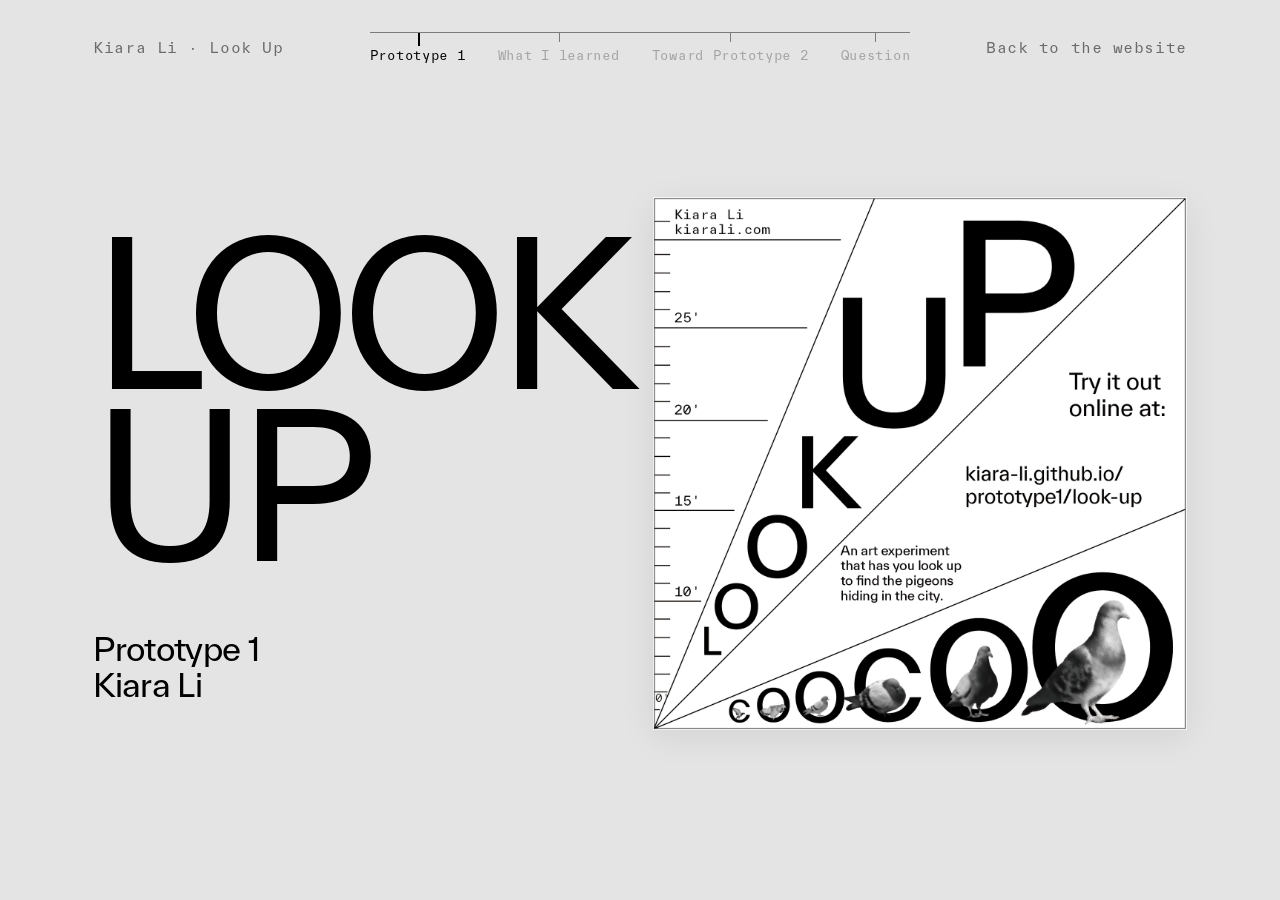
<file: look-up/about/index.html>
<!doctype html>
<html lang="en">
<head>
<meta charset="utf-8">
<meta name="viewport" content="width=device-width, initial-scale=1, viewport-fit=cover">
<title>Look Up · About</title>
<link rel="stylesheet" href="about.css">
</head>
<body>
<!-- Look Up · About this project = Prototype 1 presentation (Kiara 的演讲顺序).
     ← → / 空格 翻页；上面的刻度可以点；#learned 直接跳到 What I learned。
     文字都是 Kiara 自己说的话（中文口述，翻成平实的英文）。 -->

<header class="band top">
  <a class="who" href="../">Kiara Li · Look Up</a>
  <nav class="parts"></nav>
  <a class="who" href="../">Back to the website</a>
</header>

<main id="deck">

  <!-- ================================================ 01 Prototype 1 -->
  <section class="step cover" data-part="0" id="start">
    <div class="cover-l">
      <h1 class="huge">LOOK<br>UP</h1>
      <p class="t2 sub">Prototype 1</p>
      <p class="t2">Kiara Li</p>
    </div>
    <figure class="cover-card"><img src="../assets/dash/card_front.png" alt="The Look Up card"></figure>
  </section>

  <section class="step thesis" data-part="0" id="thesis">
    <div class="col-text">
      <h2 class="t1">Looking at the city from two perspectives: humans’ and animals’.</h2>
    </div>
    <div class="pair">
      <figure class="ph"><img src="img/pigeon-ledge.jpg" alt="A pigeon on a ledge below anti-pigeon spikes"></figure>
      <figure class="ph"><img src="img/pigeons-ground.jpg" alt="Pigeons on the sidewalk"></figure>
    </div>
  </section>

  <section class="step project" data-part="0" id="project">
    <h2 class="t1">Look for the pigeons hiding up high in the city.</h2>
    <div class="three sub3">
      <p class="body">You actively search for them, above your eyes.</p>
      <p class="body">Looking for them brings back your own memories of the city.</p>
      <p class="body">For a short moment you’re pulled out of reality, like spacing out.</p>
    </div>
    <a class="btn" href="../">Back to the website</a>
  </section>

  <!-- ================================================ 02 What you learned + 03 Process images -->
  <section class="step book" data-part="1" id="learned">
    <div class="col-text">
      <h2 class="t1">It started from my pigeon book.</h2>
      <p class="body">Installation Heights of Street Furniture and Observed Pigeon Use, New York City</p>
      <p class="body">From the book, I wanted two perspectives on the city: the animals’ and the humans’. So I started on the human side.</p>
    </div>
    <figure class="win">
      <div class="win-bar"><a class="win-url" href="https://kiara-li.github.io/thesis-living-archive/works/256/" target="_blank" rel="noopener">kiara-li.github.io/thesis-living-archive/works/256</a><a class="win-open" href="https://kiara-li.github.io/thesis-living-archive/works/256/" target="_blank" rel="noopener">Open ↗</a></div>
      <div class="win-body fade" data-auto="3200">
        <img src="img/book-open.jpg" alt="">
        <img src="img/book-s1.jpg" alt="">
        <img src="img/book-s2.jpg" alt="">
        <img src="img/book-s3.jpg" alt="">
        <img src="img/book-s4.jpg" alt="">
        <img src="img/book-s5.jpg" alt="">
        <img src="img/book-s6.jpg" alt="">
      </div>
    </figure>
  </section>

  <section class="step trace" data-part="1" id="trace">
    <div class="col-text">
      <h2 class="t1">I asked people to draw their memory of a city as one line.</h2>
      <p class="body">Then: which animals and plants do you remember there?</p>
    </div>
    <figure class="win">
      <div class="win-bar"><a class="win-url" href="https://kiara-li.github.io/thesis-living-archive/trace/" target="_blank" rel="noopener">kiara-li.github.io/thesis-living-archive/trace</a><a class="win-open" href="https://kiara-li.github.io/thesis-living-archive/trace/" target="_blank" rel="noopener">Open ↗</a></div>
      <div class="win-body tr" id="tr">
        <div class="tr-panel"></div>
        <div class="tr-info">
          <p class="tr-city"></p>
          <p class="tr-row"><span class="k">What the line shows</span><span class="tr-note"></span></p>
          <p class="tr-row"><span class="k">Animals and plants remembered</span><span class="tr-sp"></span></p>
        </div>
        <div class="tr-nav"><button class="tr-prev" aria-label="Previous">‹</button><span class="tr-count"></span><button class="tr-next" aria-label="Next">›</button></div>
      </div>
    </figure>
  </section>

  <section class="step happier" data-part="1" id="happier">
    <h2 class="t1">Someone told me: the happier they were, the more city animals they noticed.</h2>
    <p class="body">So could the animals we already know bring back our memories of the city? Even the details we never look at, like a streetlight, or anything up high, out of our sight.</p>
    <div class="lines" aria-hidden="true"></div>
  </section>

  <section class="step surprised" data-part="1" id="surprised">
    <h2 class="t1">Making a work that starts from people’s emotions and memories.</h2>
    <p class="body">My work usually starts from research and facts.</p>
    <p class="body">This time, my approach is everyday life.</p>
  </section>

  <section class="step media" data-part="1" id="media">
    <div class="tiles">
      <figure class="tile"><div class="t-img hands"><img class="h-bl" src="../assets/dash/hand_bl.png" alt=""><img class="h-tr" src="../assets/dash/hand_tr.png" alt=""></div><figcaption>Framing with your hands, like taking a photo</figcaption></figure>
      <figure class="tile"><div class="t-img"><img src="img/feather-real.jpg" alt=""></div><figcaption>Something you could pick up off the ground</figcaption></figure>
      <figure class="tile"><div class="t-img sound"><button class="play" aria-label="Play">Play</button><span class="wave"></span><audio src="../sound/union_square.m4a" preload="none"></audio></div><figcaption>Recorded in Union Square Park</figcaption></figure>
      <figure class="tile"><div class="t-img"><video src="../assets/video/sky_birds.mp4" muted loop playsinline preload="none"></video></div><figcaption>Pigeons flying overhead</figcaption></figure>
      <figure class="tile"><div class="t-img q"><p>I waited for a friend under the awning of <span class="blank"></span>.</p></div><figcaption>Asking for your own memory</figcaption></figure>
      <figure class="tile"><div class="t-img q"><p>I waited for a friend under the <img class="inl" src="img/pigeon-ledge.jpg" alt="pigeon"> of the bakery on my block.</p></div><figcaption>You pick one pigeon for your poem</figcaption></figure>
    </div>
    <div class="media-say">
      <h2 class="t2">As many ways as I could to leave a memory, or help one come back.</h2>
      <p class="body">That was the happy part: I got to try different ways in. A physical piece couldn’t hold all of them at once.</p>
      <p class="body gap">I also wanted people to leave traces on the website. What they record there is another way to create memory.</p>
    </div>
  </section>

  <section class="step feather" data-part="1" id="feather">
    <h2 class="t1">How do I bring people to the website?</h2>
    <p class="body">Looking for a way in from the real world.</p>
    <div class="strip sub3">
      <figure><img src="img/kit.jpg" alt=""></figure>
      <figure><img src="img/poster.jpg" alt=""></figure>
      <figure><img src="img/feather-real.jpg" alt=""></figure>
      <figure><img src="img/feather-paper.jpg" alt=""></figure>
      <figure><img src="img/print-sheets.jpg" alt=""></figure>
      <figure><img src="img/feather-open.jpg" alt=""></figure>
    </div>
  </section>

  <section class="step unresolved" data-part="1" id="unresolved">
    <h2 class="t1">Why does looking for pigeons matter to the audience?</h2>
    <p class="body">My answer for now: looking for pigeons helps you build a deeper memory with the city.</p>
    <p class="body">But I’m missing the theory behind it.</p>
  </section>

  <!-- ================================================ 04 Toward Prototype 2 -->
  <section class="step next" data-part="2" id="next">
    <div class="cols sub3">
      <div><h3 class="t2">Back to research.</h3><p class="body">Papers, archives, real experiments. Build on that data.</p><p class="body">And look at other people’s efforts: when you really observe city animals, what changes? When people take our relationship with animals seriously, what changes?</p></div>
      <div><h3 class="t2">Make the data come alive.</h3><p class="body">Risograph, more color, motion graphics. Not just listing the data.</p></div>
      <div><h3 class="t2">Keep the play.</h3><p class="body">The fun interactions between people and the city, and the passion that comes with them.</p></div>
    </div>
  </section>

  <!-- ================================================ 结尾：一个问题 -->
  <section class="step ask" data-part="3" id="question">
    <h2 class="tq">Why would looking for pigeons matter to you?</h2>
    <a class="btn" href="../">Back to the website</a>
  </section>

</main>



<script src="traces.js"></script>
<script src="about.js"></script>
</body>
</html>
</file>
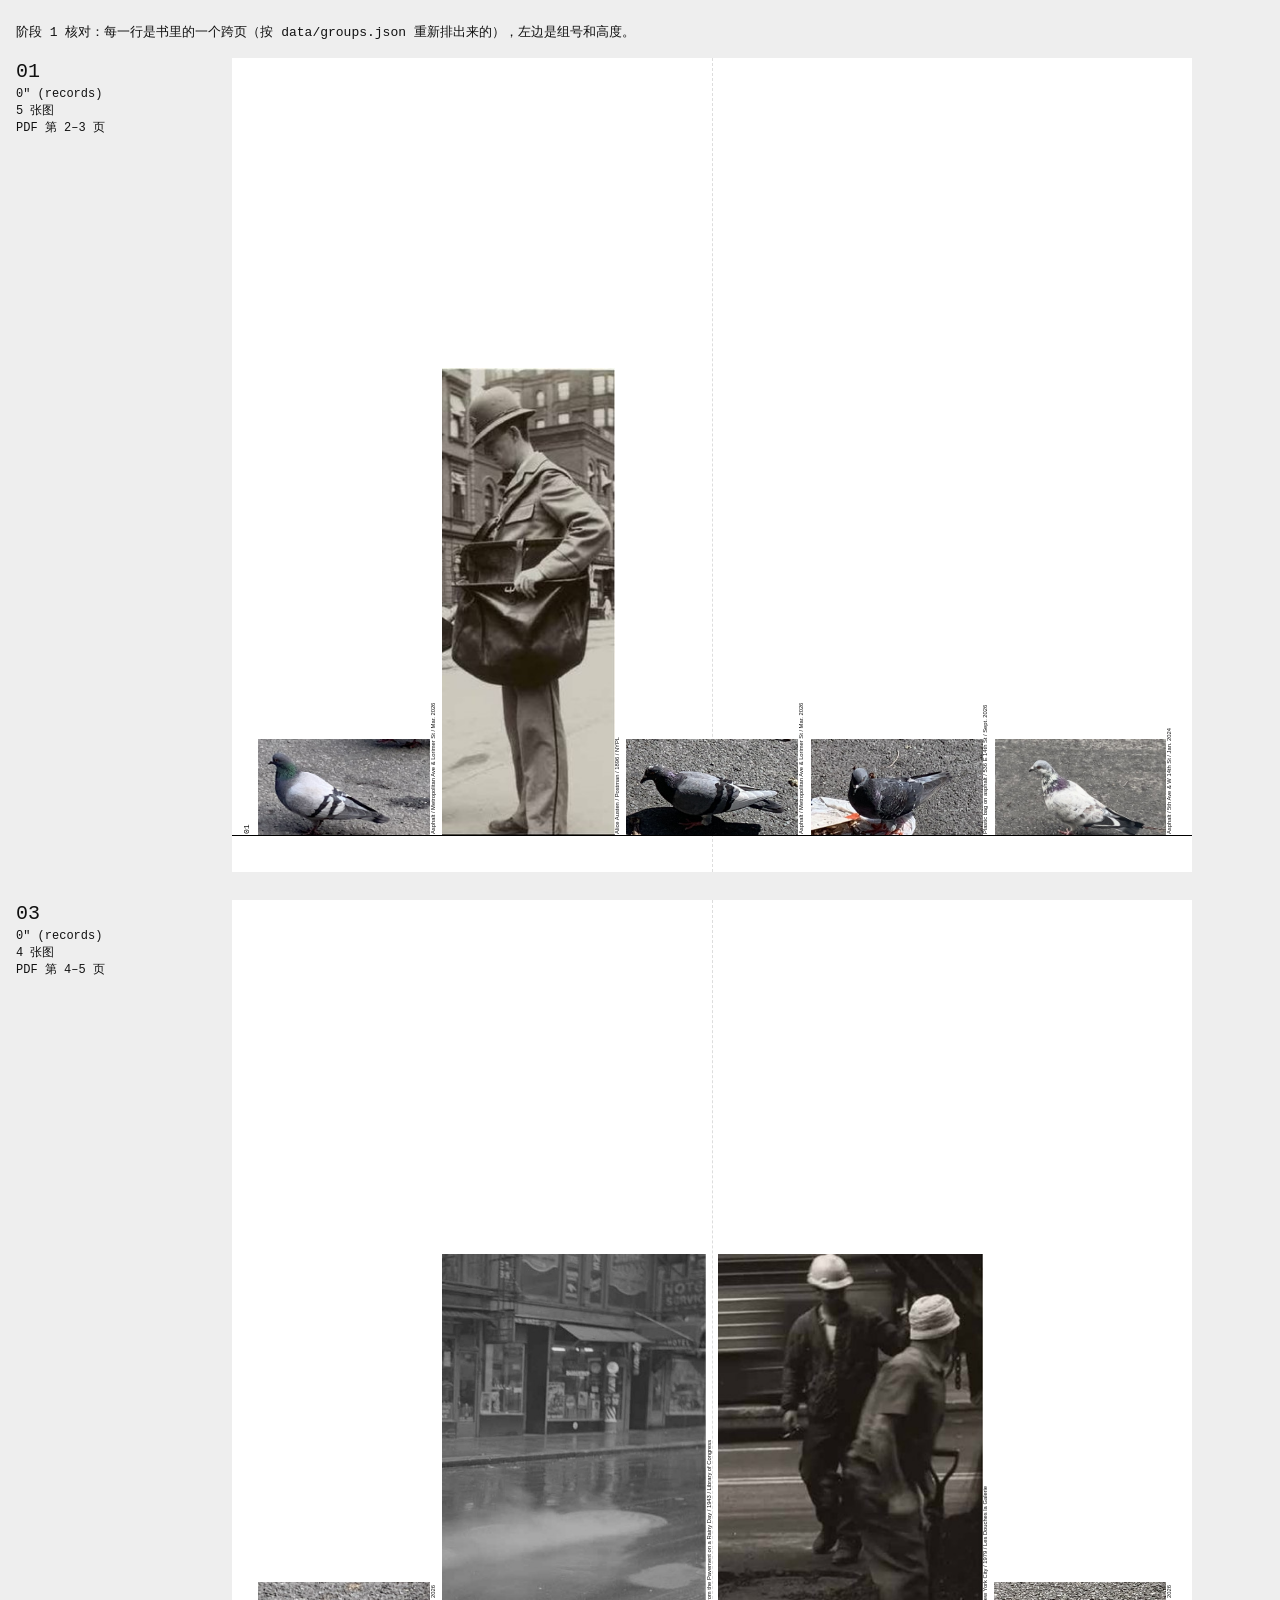
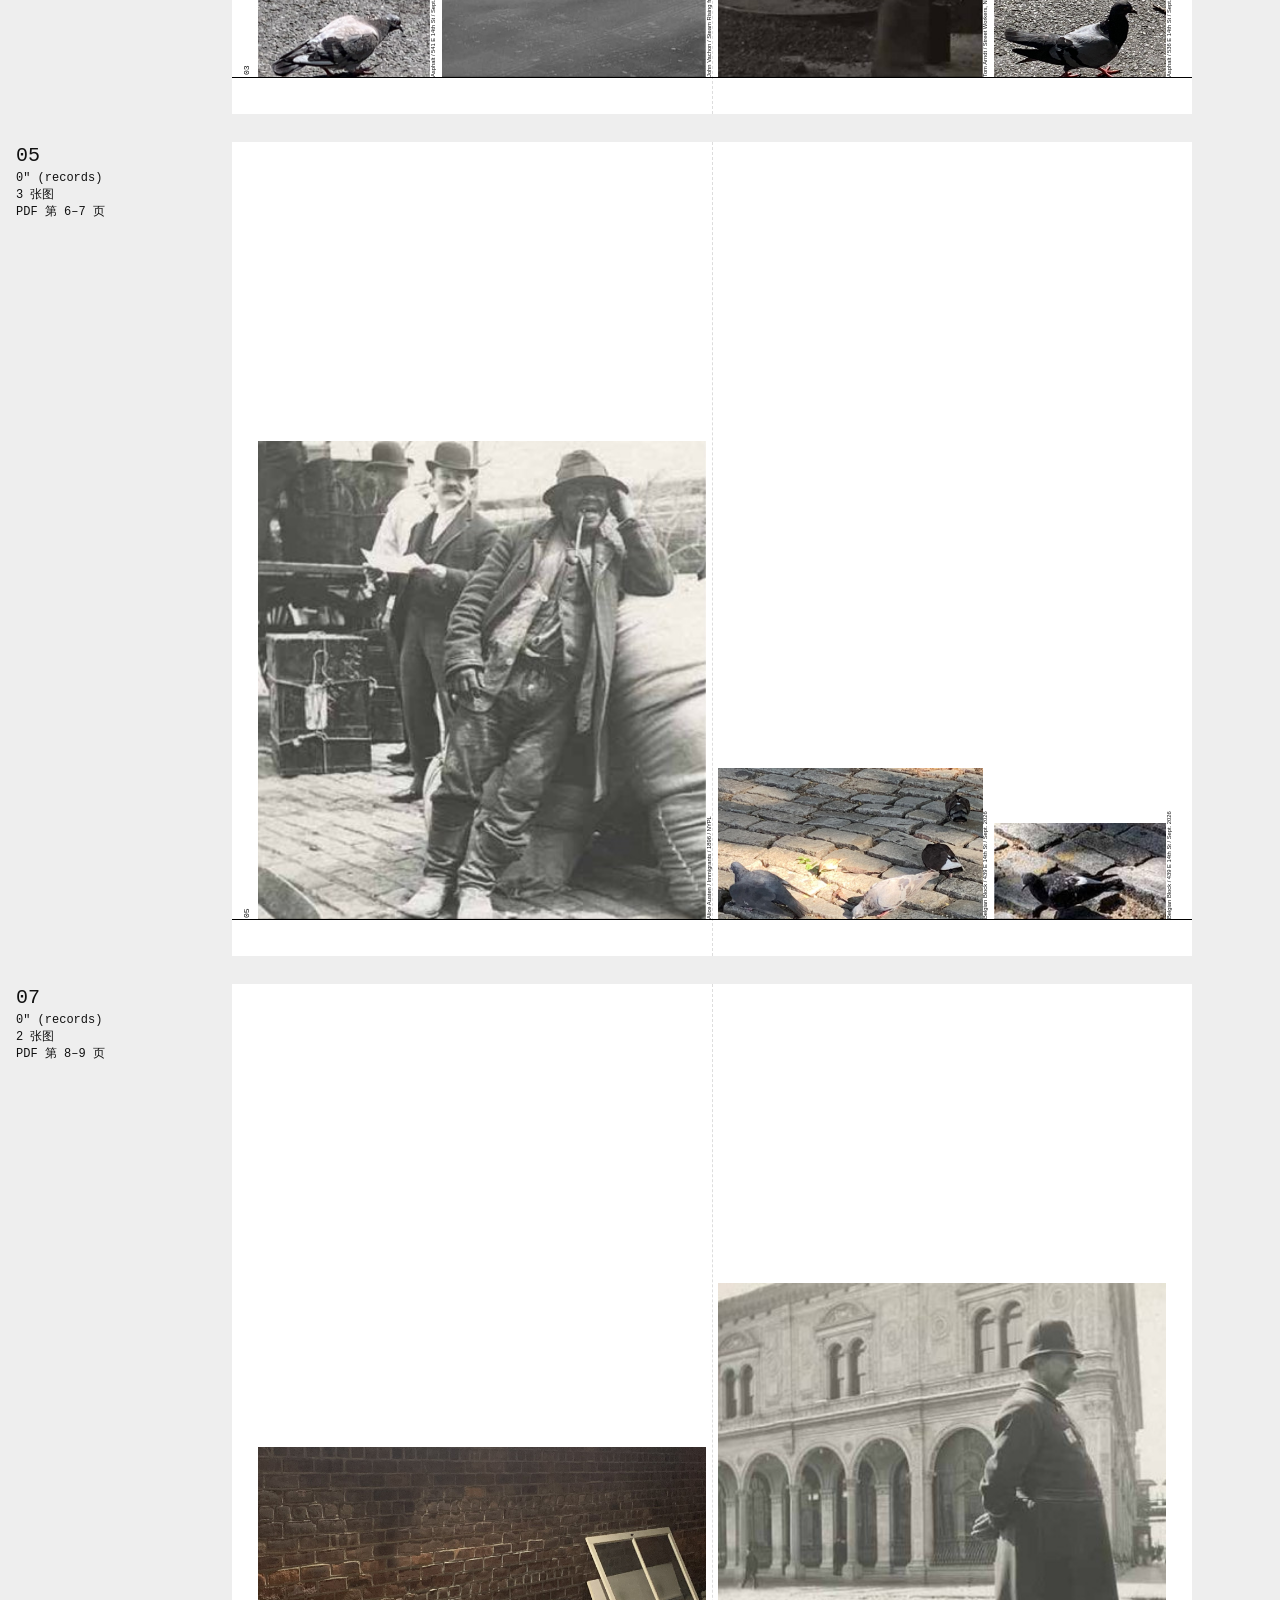
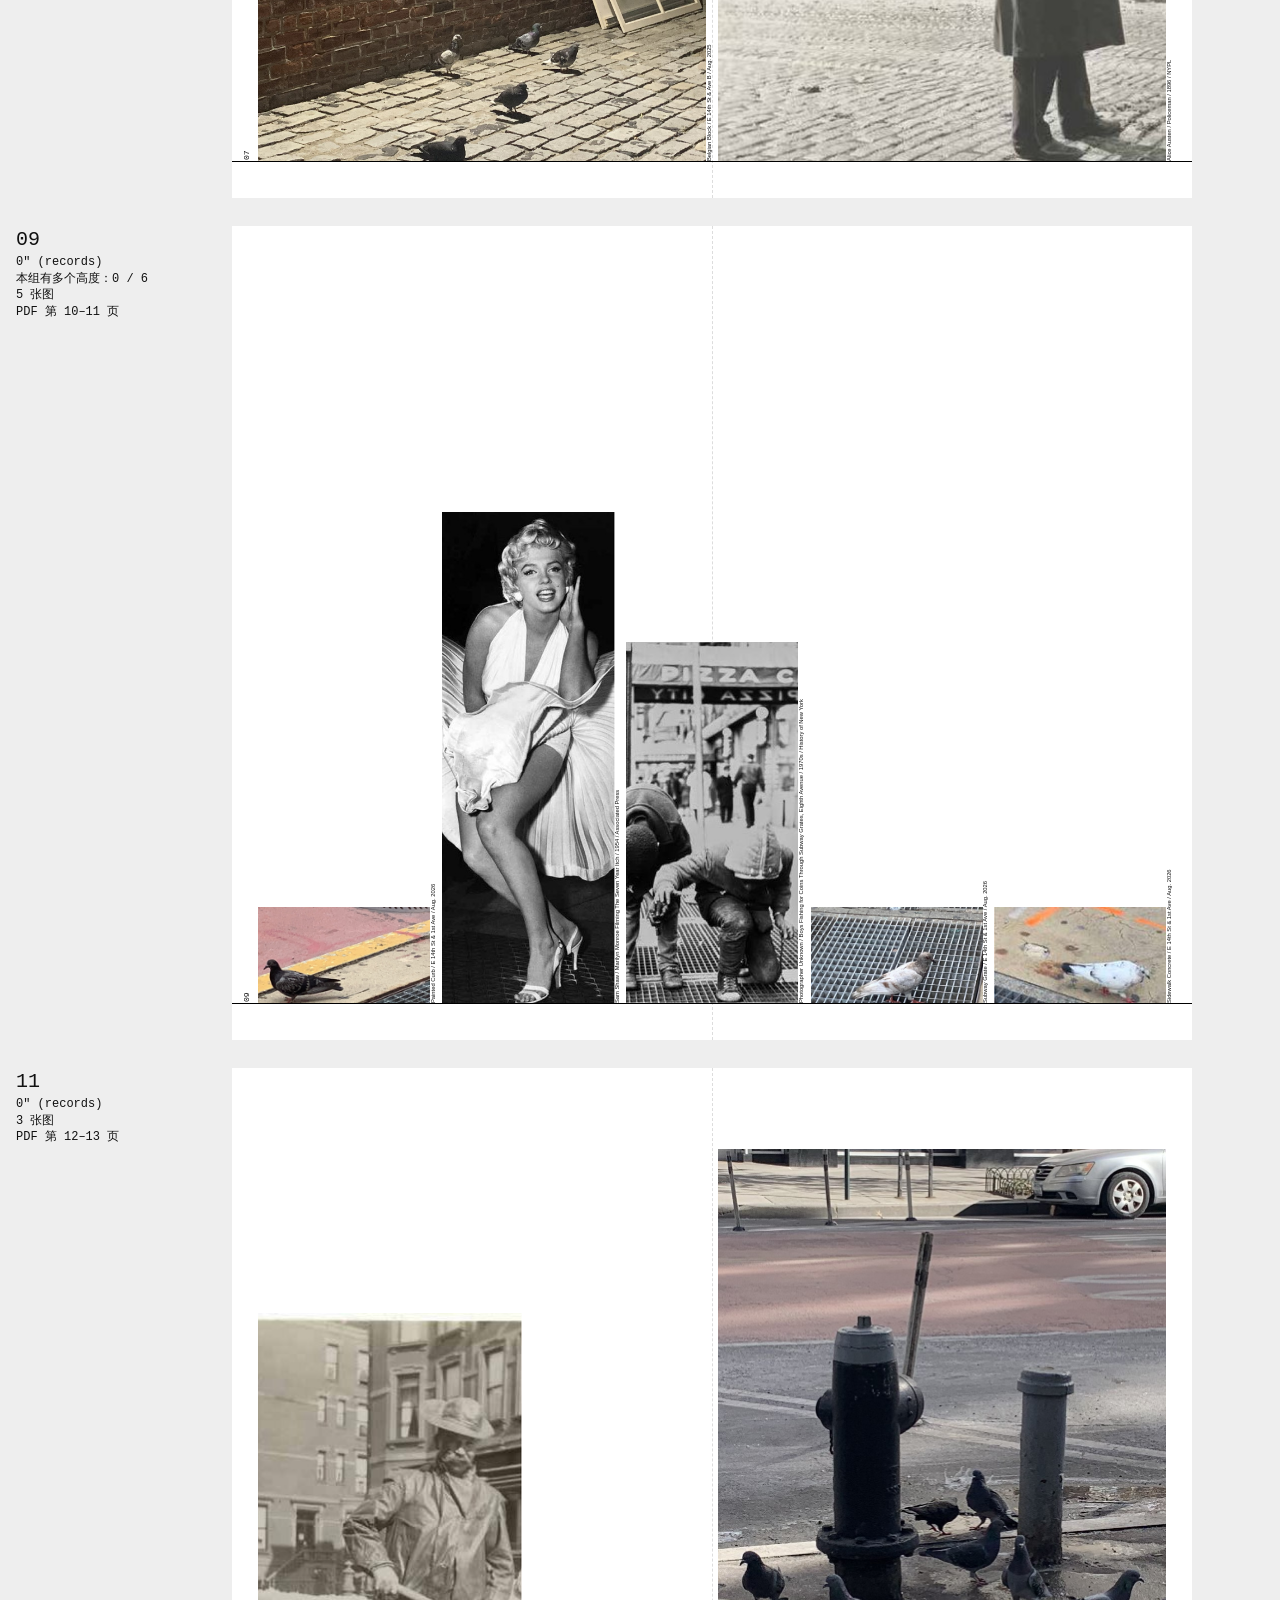
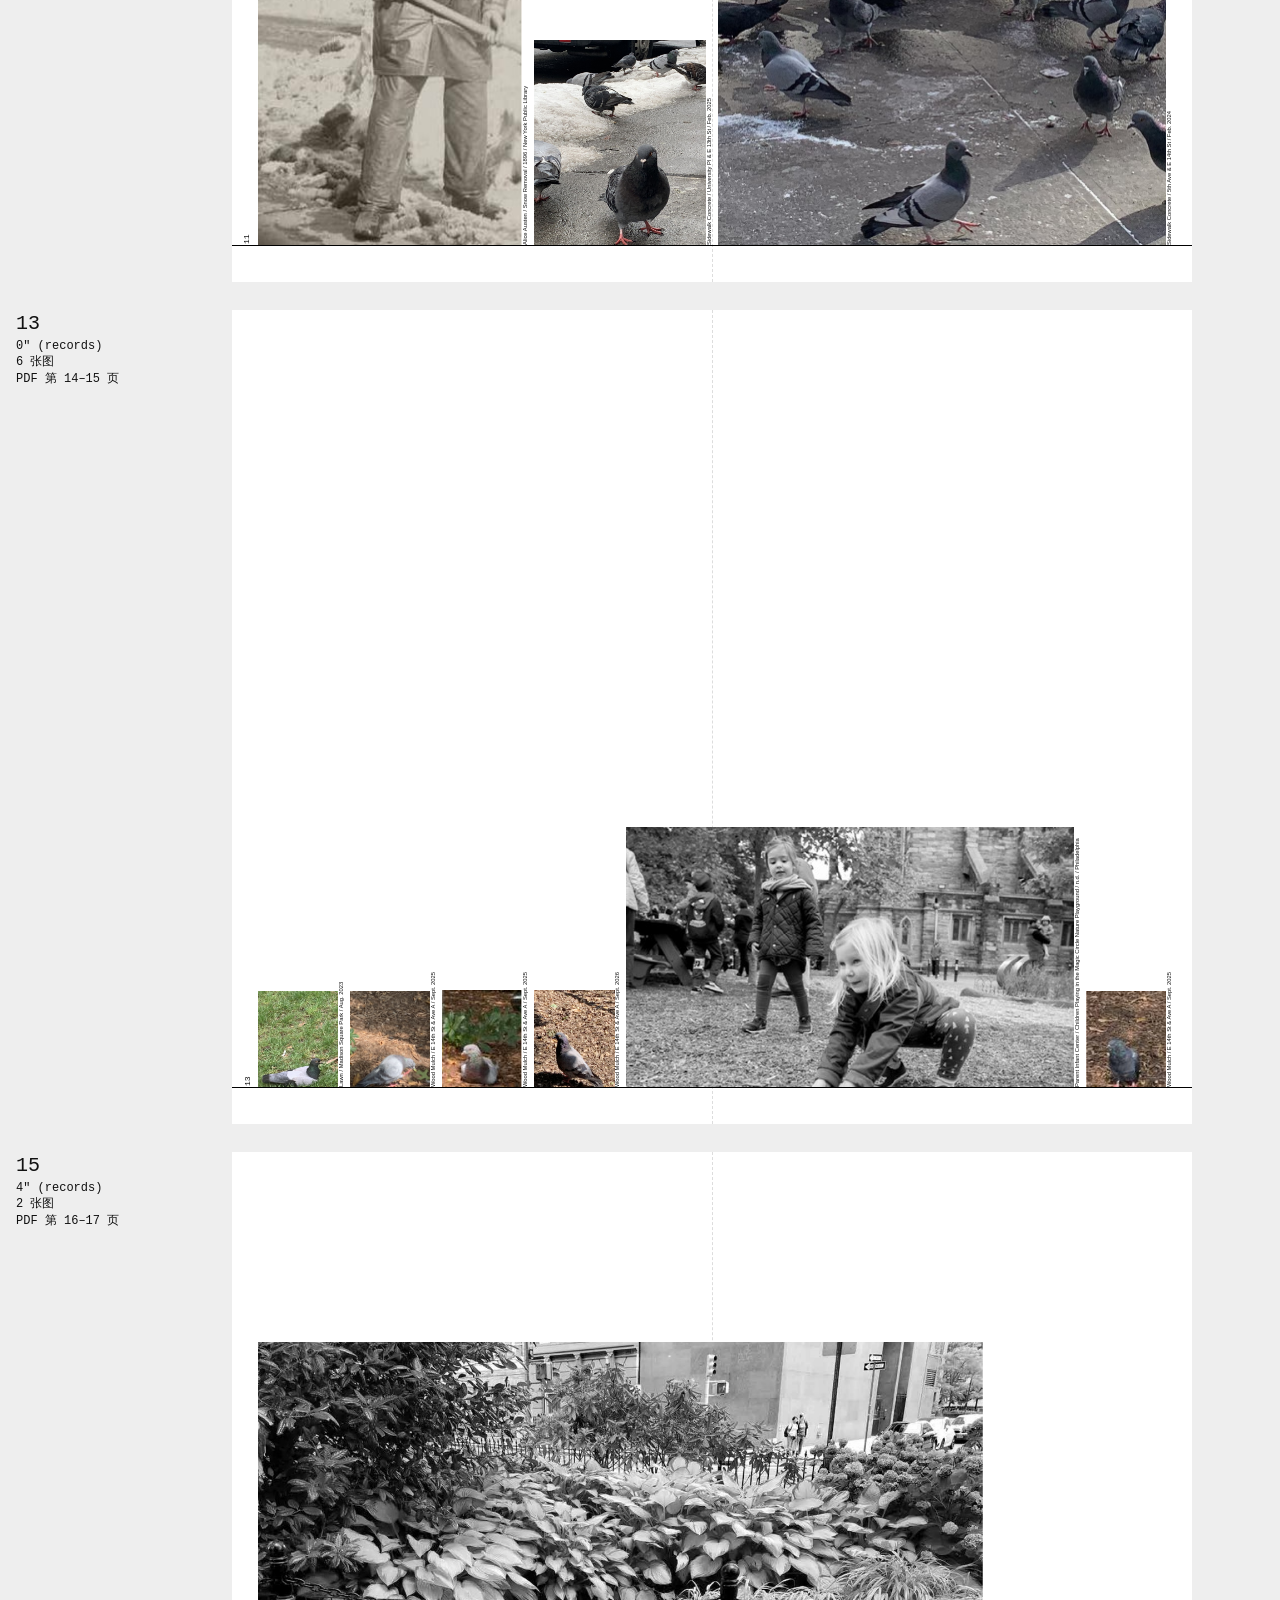
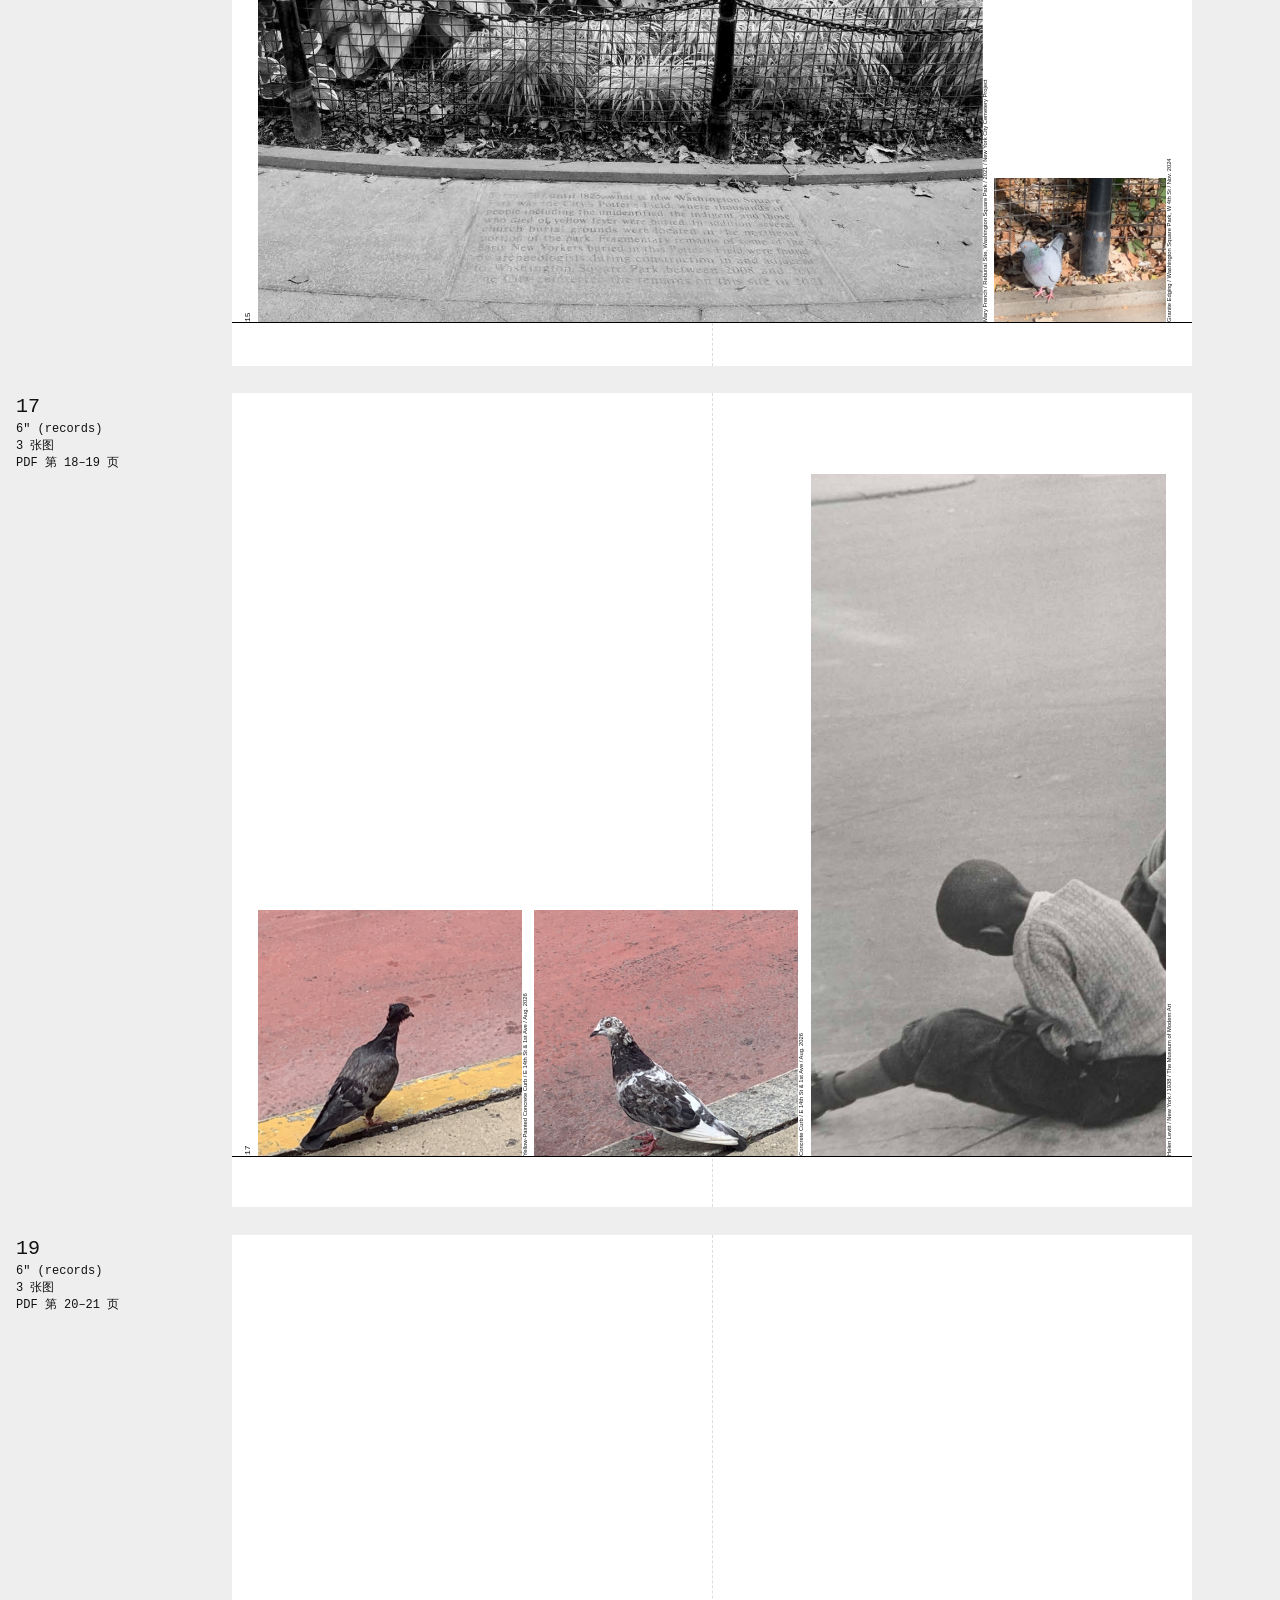
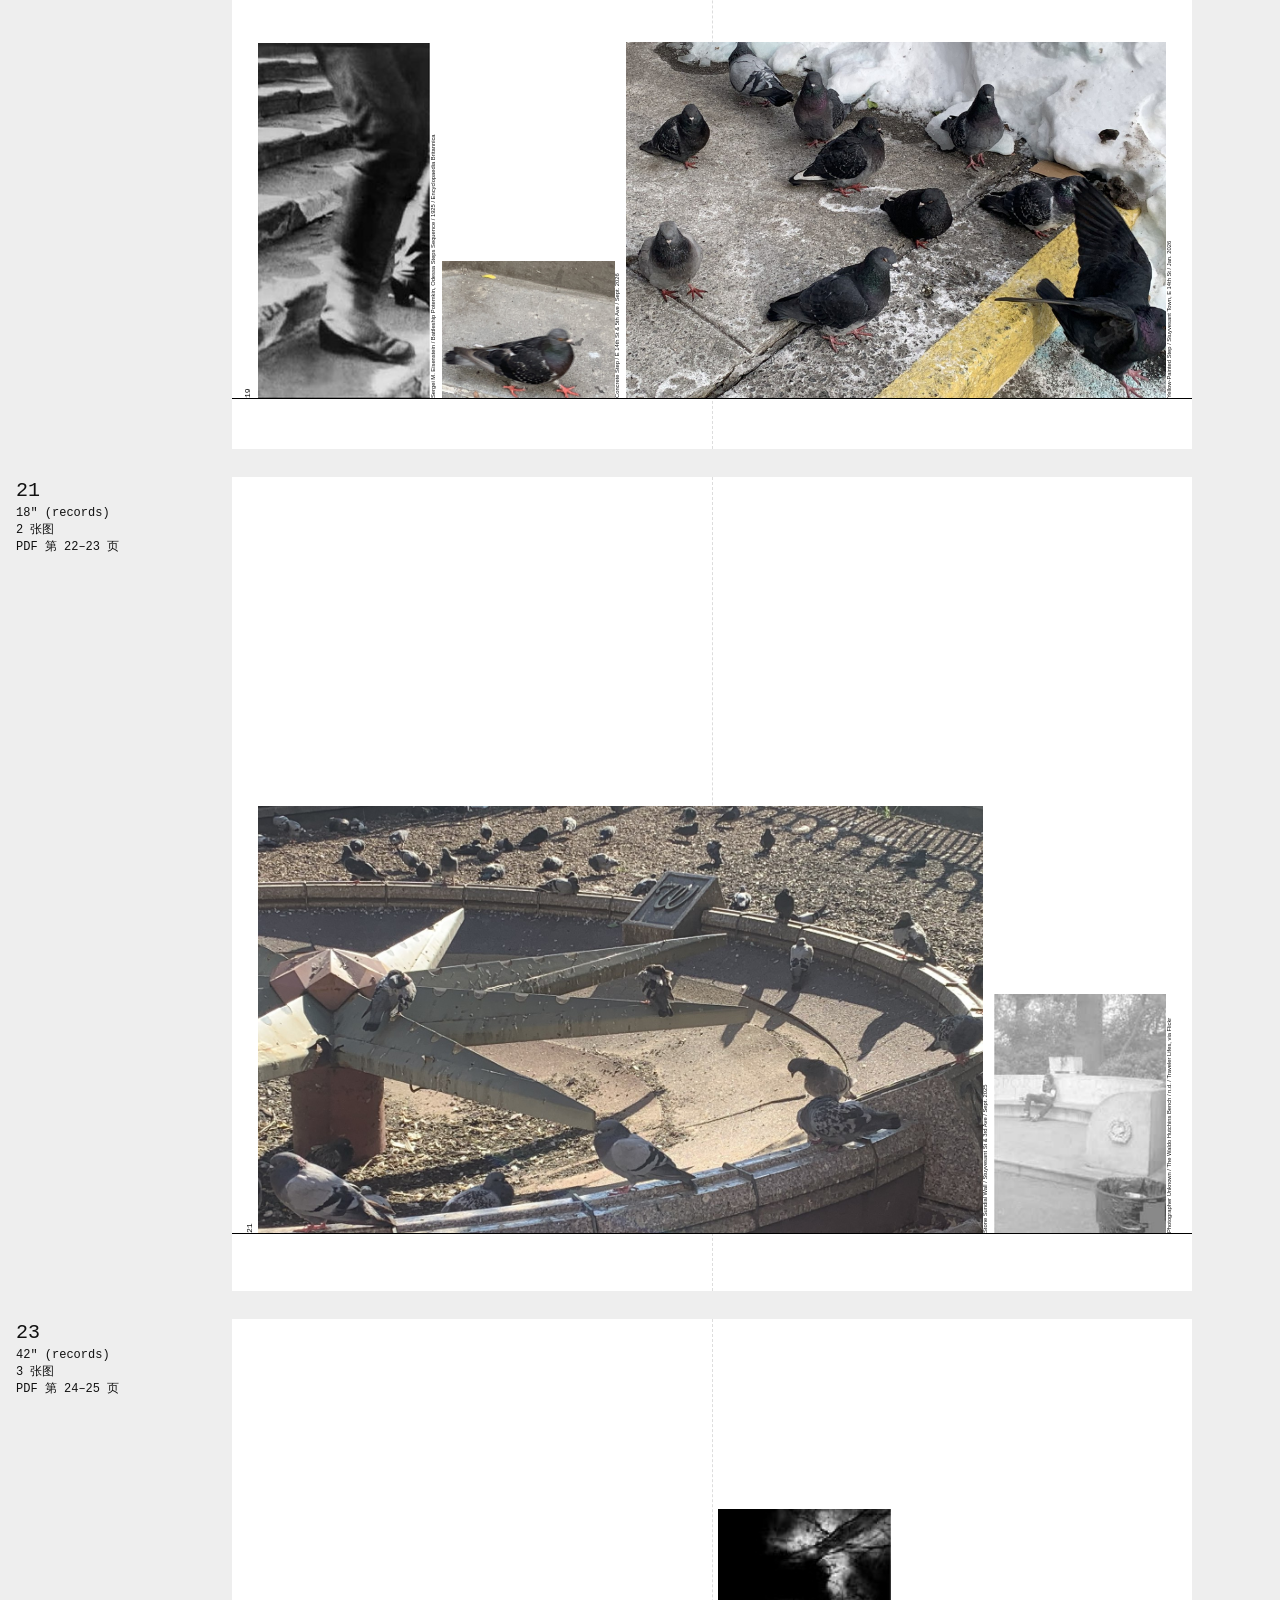
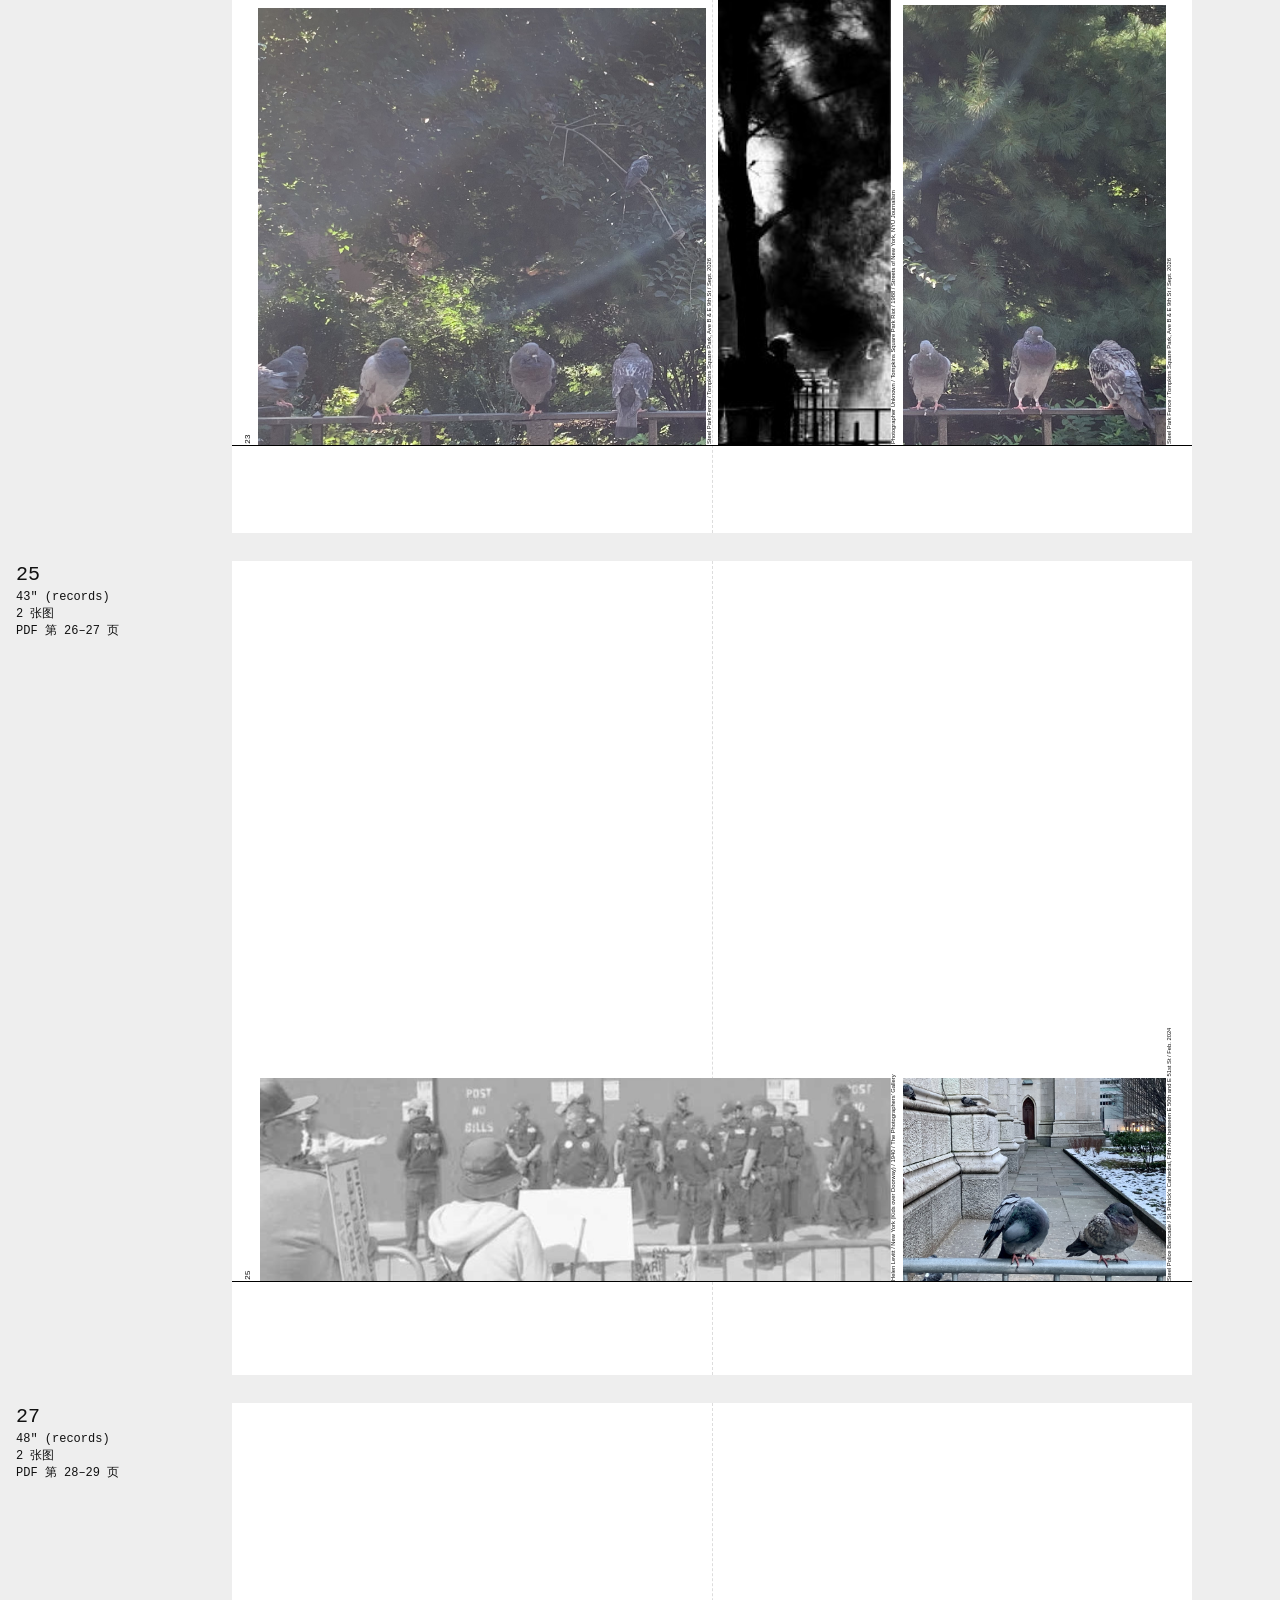
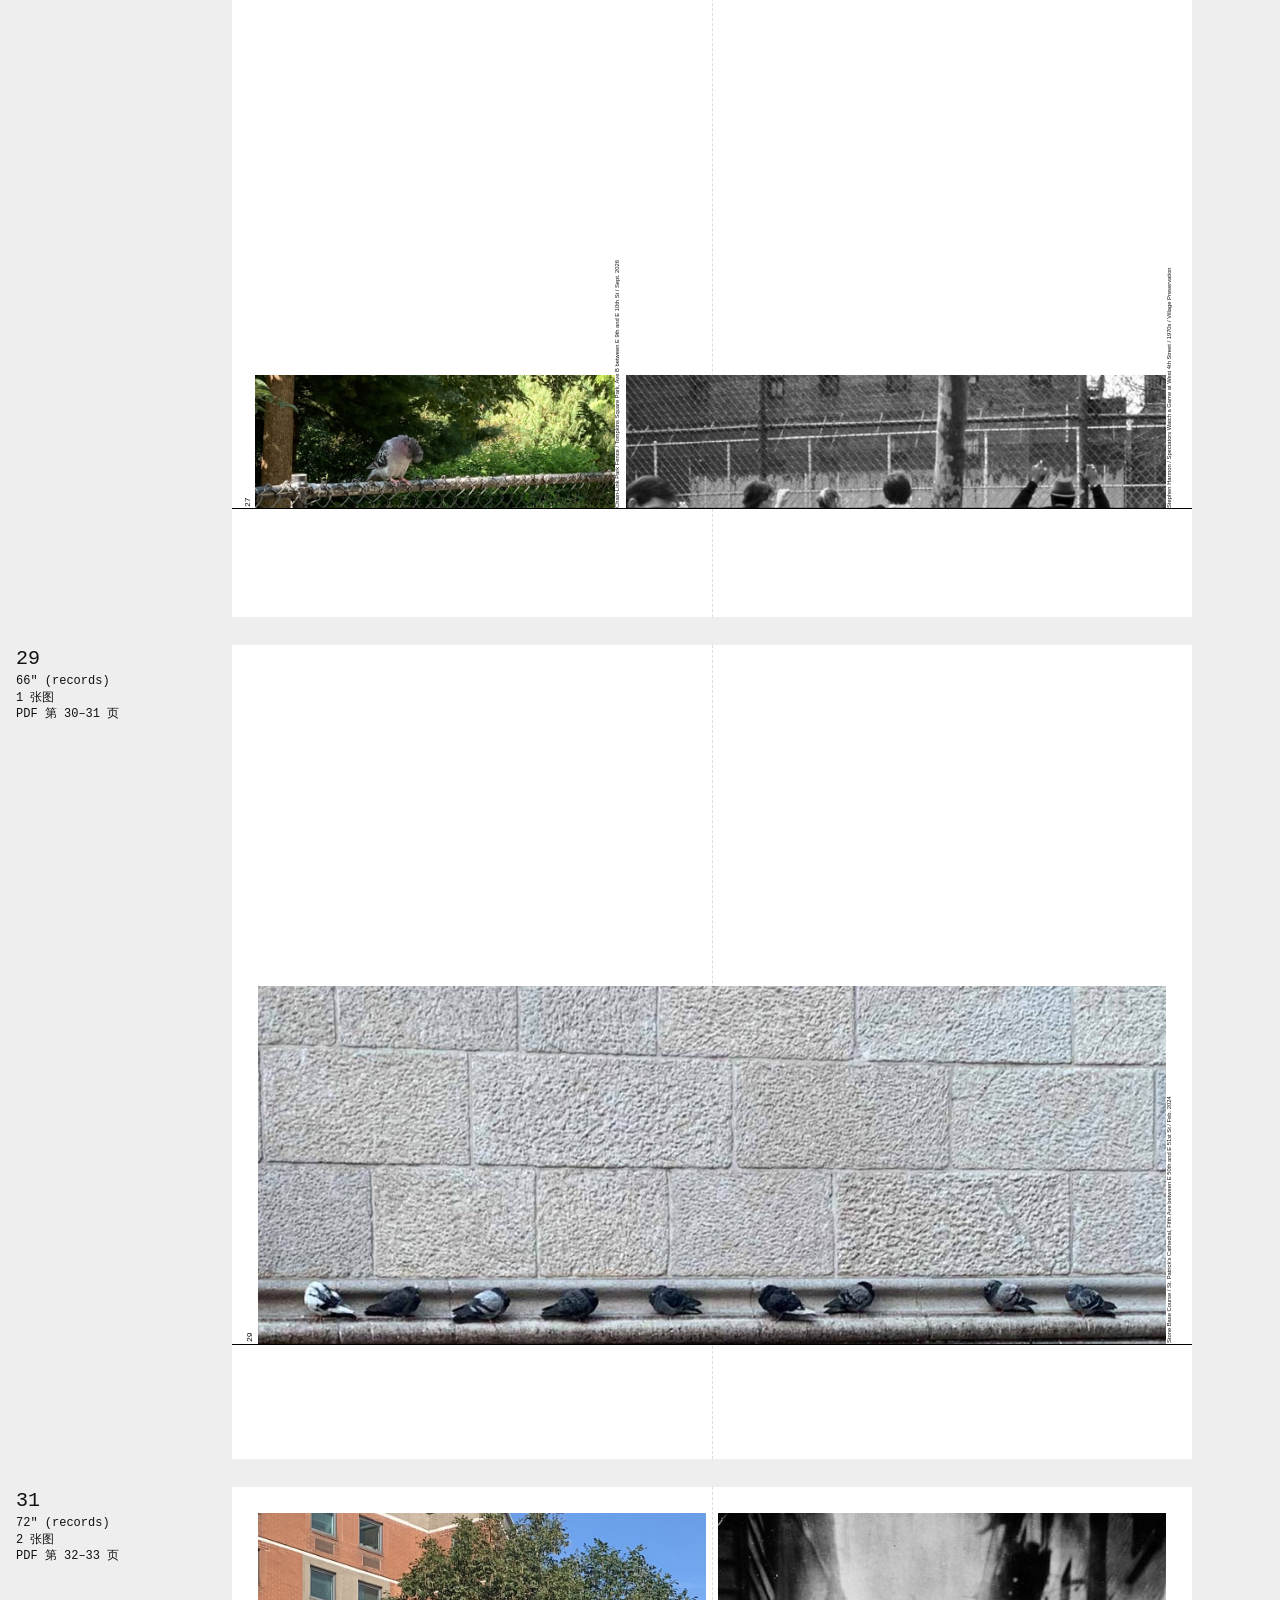
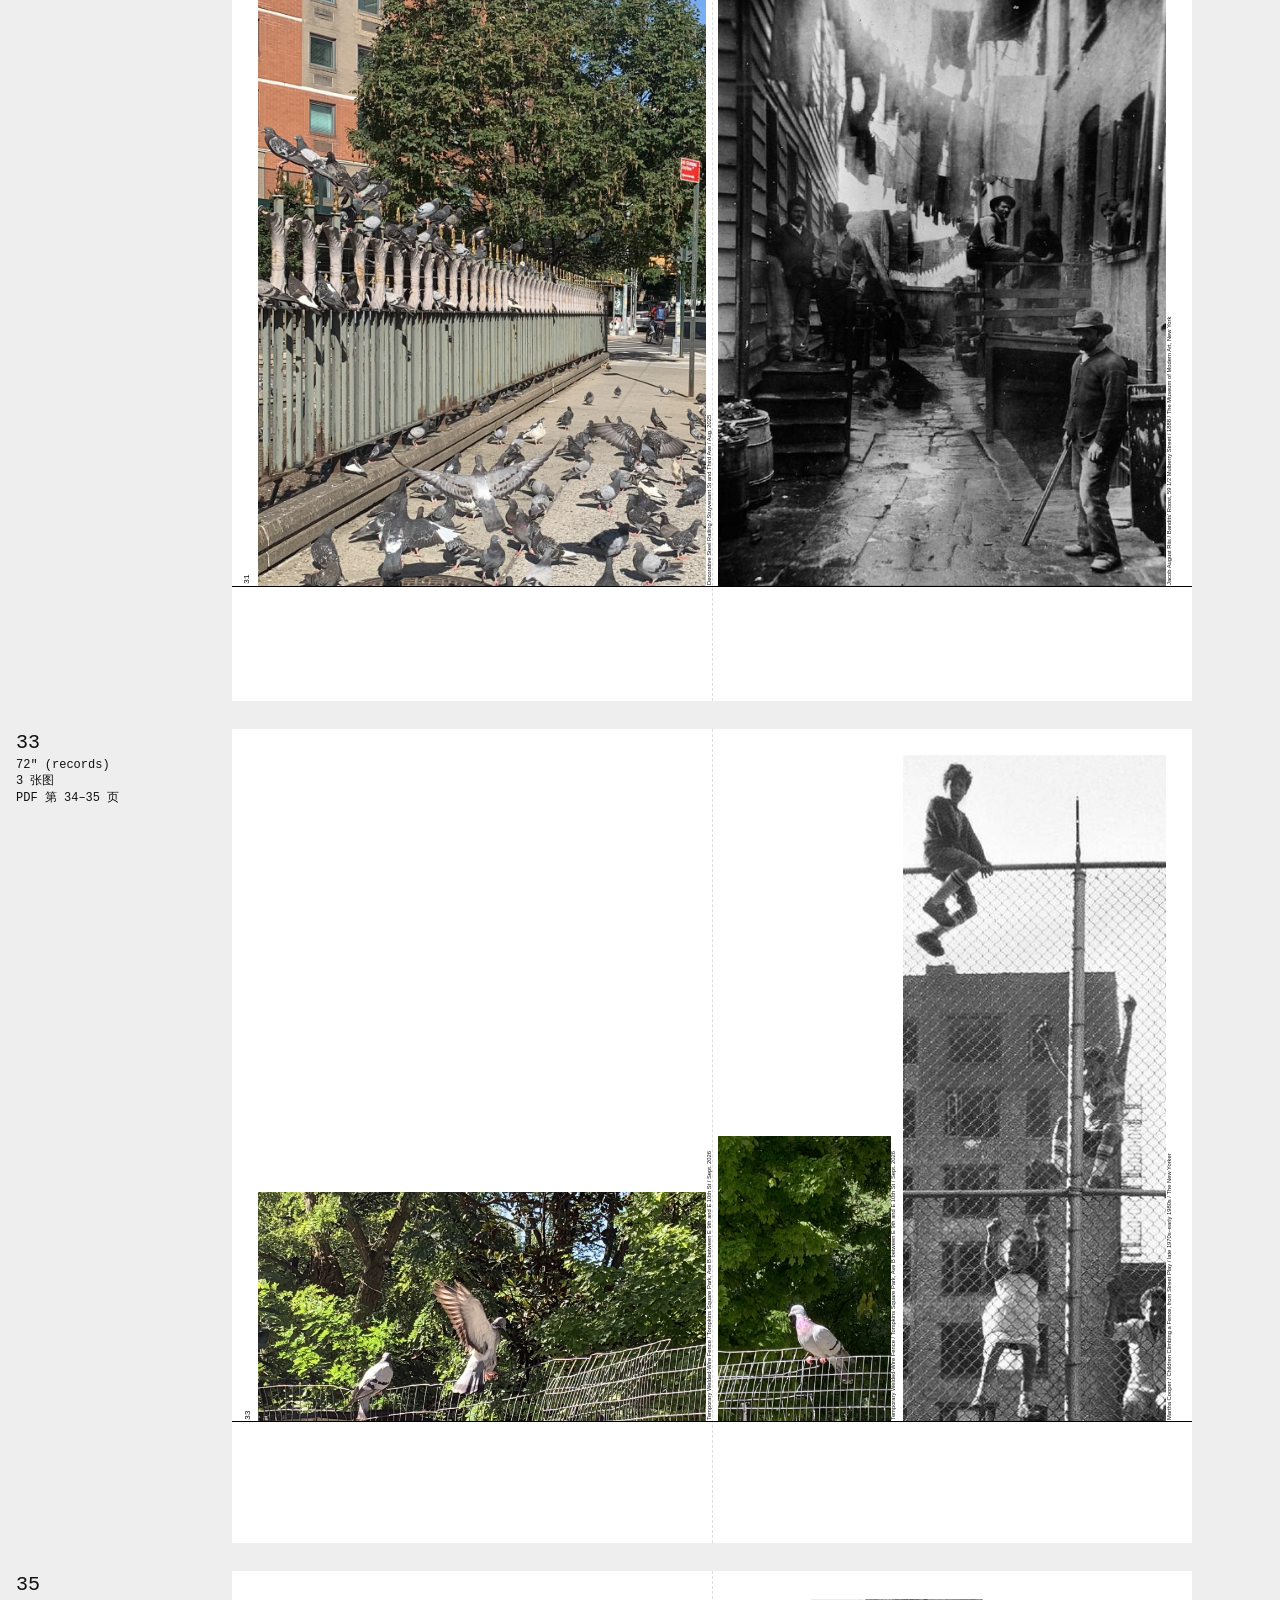
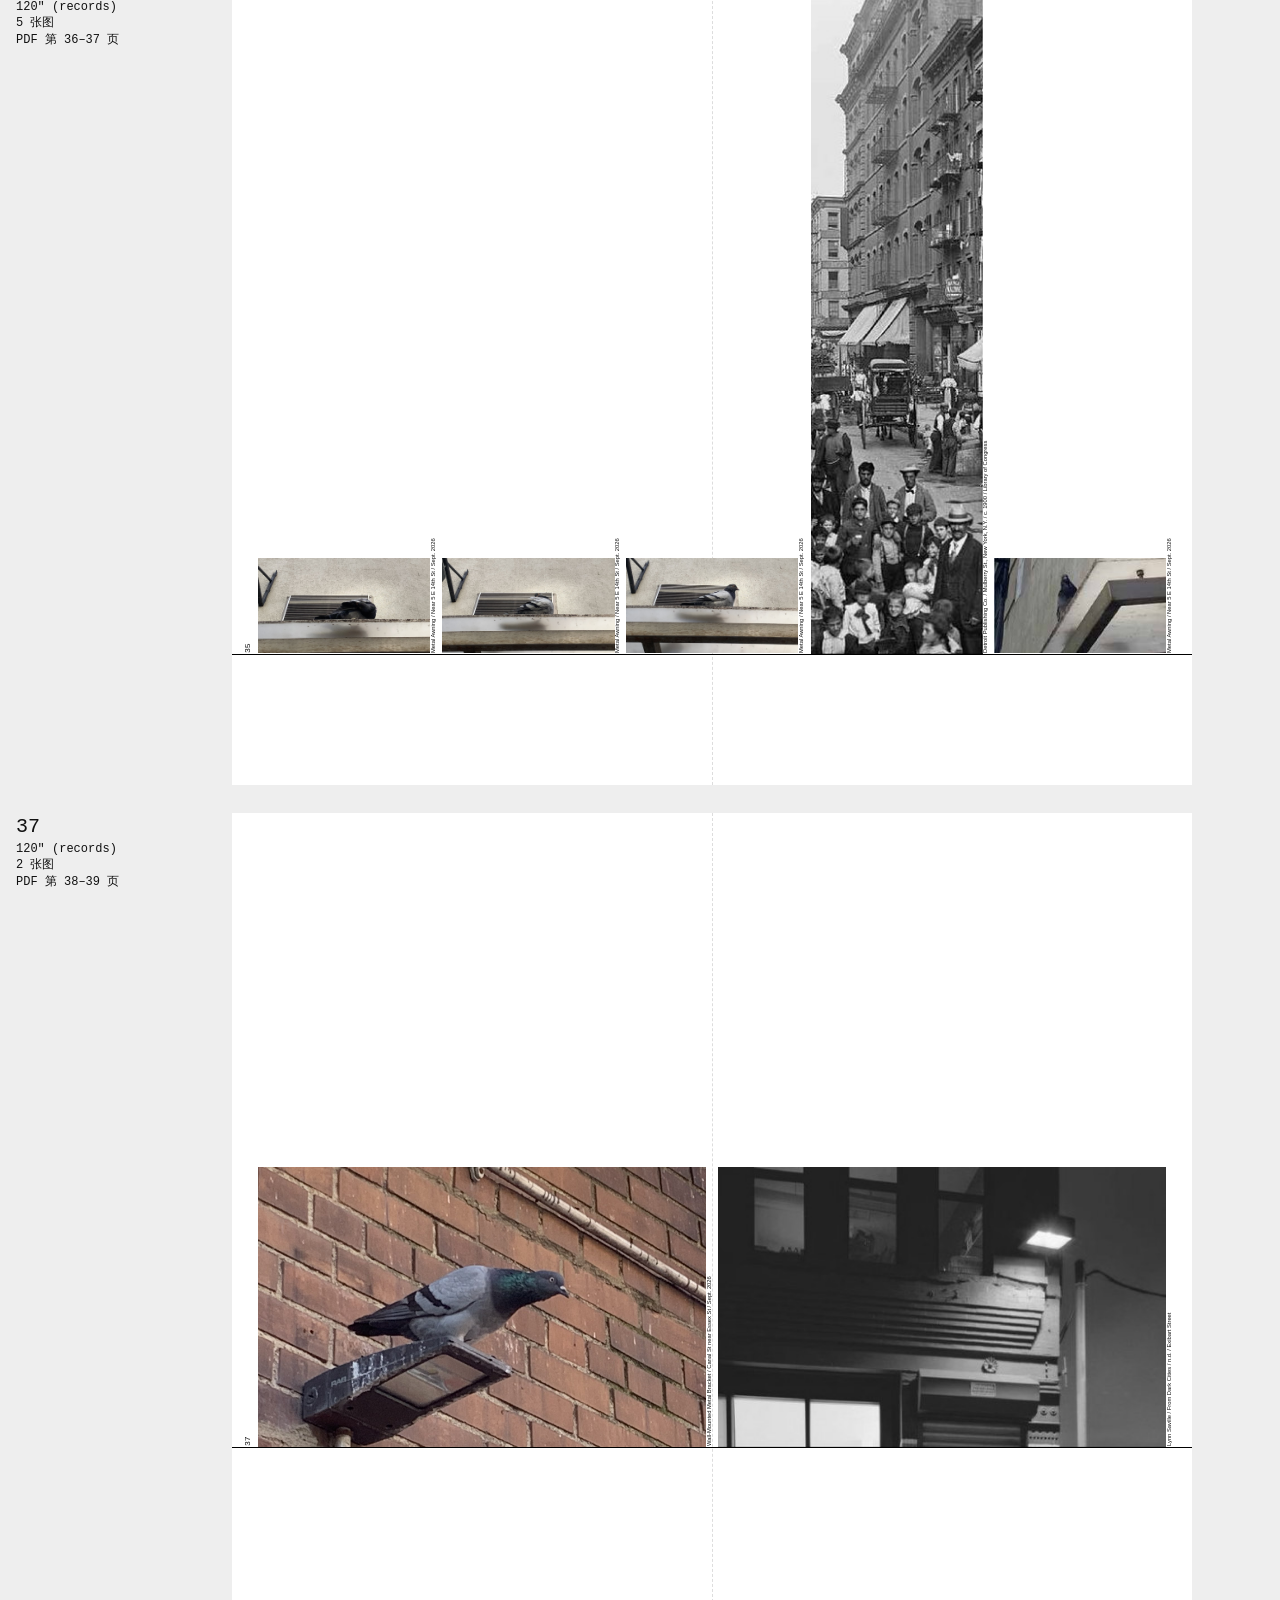
<file: stage1_preview.html>
<!doctype html>
<html lang="zh">
<head>
<meta charset="utf-8">
<meta name="viewport" content="width=device-width, initial-scale=1">
<title>阶段 1 核对</title>
<style>
  body { margin: 0; padding: 24px 16px 80px; background: #eee; font: 12px/1.4 ui-monospace, Menlo, monospace; color: #111; }
  h1 { font-size: 13px; font-weight: normal; margin: 0 0 16px; }
  .row { display: flex; gap: 16px; align-items: flex-start; margin-bottom: 28px; }
  .meta { width: 200px; flex: none; }
  .meta b { font-size: 20px; font-weight: normal; display: block; }
  .meta .warn { color: #b00; }
  .spread { position: relative; flex: 1; max-width: 960px; aspect-ratio: 828 / 702; background: #fff; container-type: inline-size; }
  .spread .gutter { position: absolute; top: 0; bottom: 0; left: 50%; border-left: 1px dashed #ddd; }
  .spread img { position: absolute; display: block; }
  .spread .base { position: absolute; left: 0; right: 0; border-top: 1px solid #000; }
  .spread .cap { position: absolute; transform-origin: 0 0; transform: rotate(-90deg); white-space: nowrap;
                 font: calc(5 / 828 * 100cqw) / 1 Helvetica, Arial, sans-serif; }
  .spread .num { position: absolute; transform-origin: 0 0; transform: rotate(-90deg);
                 font: calc(7 / 828 * 100cqw) / 1 ui-monospace, Menlo, monospace; }
</style>
</head>
<body>
<h1>阶段 1 核对：每一行是书里的一个跨页（按 data/groups.json 重新排出来的），左边是组号和高度。</h1>
<div id="list"></div>
<script>
const pct = (v, total) => (v / total * 100) + '%';
fetch('data/groups.json').then(r => r.json()).then(data => {
  const W = data.spread.w, H = data.spread.h;
  const list = document.getElementById('list');
  for (const g of data.groups) {
    const row = document.createElement('div');
    row.className = 'row';
    const unsure = g.height_source !== 'records' || g.images.some(im => im.record && im.record.ambiguous);
    row.innerHTML = `<div class="meta"><b>${g.id}</b>${g.height_in}″ <span class="${g.height_source === 'records' ? '' : 'warn'}">(${g.height_source})</span>
      ${g.height_values && g.height_values.length > 1 ? `<br>本组有多个高度：${g.height_values.join(' / ')}` : ''}
      <br>${g.images.length} 张图<br>PDF 第 ${g.pdf_pages.join('–')} 页${unsure ? '<br><span class="warn">有待确认项</span>' : ''}</div>`;
    const sp = document.createElement('div');
    sp.className = 'spread';
    sp.innerHTML = '<div class="gutter"></div>';
    for (const im of g.images) {
      const img = new Image();
      img.src = 'data/' + im.file;
      Object.assign(img.style, { left: pct(im.x, W), top: pct(im.y, H), width: pct(im.w, W), height: pct(im.h, H) });
      sp.appendChild(img);
      if (im.caption) {
        const c = document.createElement('div');
        c.className = 'cap';
        c.textContent = im.caption;
        // 竖排，从下往上读，底端对齐基线，贴在图片右边
        Object.assign(c.style, { left: pct(im.x + im.w + 0.6, W), top: pct(g.baseline_y - 0.5, H) });
        sp.appendChild(c);
      }
    }
    const base = document.createElement('div');
    base.className = 'base';
    base.style.top = pct(g.baseline_y, H);
    sp.appendChild(base);
    const n = document.createElement('div');
    n.className = 'num';
    n.textContent = g.id;
    Object.assign(n.style, { left: pct(g.number_pos.x, W), top: pct(g.number_pos.y + g.number_pos.h, H) });
    sp.appendChild(n);
    row.appendChild(sp);
    list.appendChild(row);
  }
});
</script>
</body>
</html>
</file>
<file: look-up/about/about.css>
/* Look Up · About（Prototype 1 的演讲）
   和 dashboard 一样的灰底、黑字、细线、左下 / 右上两个角标。
   网格单位 --u = min(宽 / 96, 高 / 62)，和网站一样。
   每一屏都排在同一个 12 栏网格上（左右边距 --m、栏间距 --gut），字号只有四种：
   .t1 标题 · .t2 小标题 · .body 正文 · figcaption 图注（封面和最后的问题是例外的大字）。 */

@font-face { font-family: "TWK Everett"; src: url("../../fonts/TWKEverett-Regular.otf") format("opentype"); }
@font-face { font-family: "TWK Everett Mono"; src: url("../../fonts/TWKEverettMono-Regular.otf") format("opentype"); }

:root {
  --u: min(1.0417vw, 1.613vh);
  --bg: #e4e4e4; --ink: #000; --line: #7b7b7b; --grey-ink: #6b6b6b; --faint: #a3a3a3; --paper: #fff;
  --mono: "TWK Everett Mono", "SF Mono", Menlo, Consolas, monospace;
  --sans: "TWK Everett", "Helvetica Neue", Helvetica, Arial, sans-serif;
  --ease: cubic-bezier(.3, 0, .2, 1);
  --m: calc(var(--u) * 7);          /* 左右边距 */
  --gut: calc(var(--u) * 2);        /* 栏间距 */
  --t1: calc(var(--u) * 4.4);
  --t2: calc(var(--u) * 2.4);
  --body: calc(var(--u) * 1.6);
  --cap: calc(var(--u) * 1.15);
  --gap-s: calc(var(--u) * 1.2);    /* 段落之间 */
  --gap-m: calc(var(--u) * 2.4);    /* 标题 → 正文 */
  --gap-l: calc(var(--u) * 4.8);    /* 文字 → 下面一组东西 */
}
* { box-sizing: border-box; }
html, body { margin: 0; height: 100%; overflow: hidden; background: var(--bg); color: var(--ink); font-family: var(--sans); -webkit-font-smoothing: antialiased; }
a { color: inherit; text-decoration: none; }
button { font: inherit; color: inherit; background: none; border: 0; padding: 0; cursor: pointer; }
img, video { display: block; }

/* ---- 上面一栏：和内容同样的左右边距 */
.band { position: fixed; left: var(--m); right: var(--m); z-index: 5; display: grid; grid-template-columns: 1fr auto 1fr; align-items: center;
        font-family: var(--mono); font-size: max(11px, calc(var(--u) * 1.05)); letter-spacing: 0.04em; color: var(--grey-ink); }
.band > :first-child { justify-self: start; }
.band > :last-child { justify-self: end; text-align: right; }
.band.top { top: calc(var(--u) * 2.4); }
.who:hover { color: var(--ink); }

/* 中间：每一部分一根刻度（和 dashboard 的 chapter 刻度一样），下面一行字 */
.parts { position: relative; display: flex; gap: calc(var(--u) * 2.4); padding-top: calc(var(--u) * 1.1); border-top: 1px solid var(--line); }
.parts button { position: relative; font-family: var(--mono); font-size: max(10px, calc(var(--u) * 0.9)); letter-spacing: 0.06em; color: var(--faint); white-space: nowrap; }
.parts button::before { content: ''; position: absolute; left: 50%; top: calc(var(--u) * -1.1); width: 1px; height: calc(var(--u) * 0.7); background: var(--line); transition: height 300ms var(--ease); }
.parts button.on { color: var(--ink); }
.parts button.on::before { height: calc(var(--u) * 0.95); background: var(--ink); width: 2px; }
.parts button:hover { color: var(--ink); }

/* ---- 每一屏：12 栏网格，内容整体上下居中 */
#deck { position: fixed; inset: 0; }
.step { position: absolute; inset: 0; padding: calc(var(--u) * 9) var(--m) calc(var(--u) * 7);
        display: grid; grid-template-columns: repeat(12, minmax(0, 1fr)); column-gap: var(--gut); align-content: center; align-items: start;
        opacity: 0; visibility: hidden; transform: translateY(calc(var(--u) * 1.2)); transition: opacity 450ms var(--ease), transform 600ms var(--ease), visibility 0s 450ms; }
.step.on { opacity: 1; visibility: visible; transform: none; transition: opacity 450ms var(--ease), transform 600ms var(--ease), visibility 0s; }
.step.before { transform: translateY(calc(var(--u) * -1.2)); }
.step > * { grid-column: 1 / -1; }
.sub3 { grid-column: 1 / -1; display: grid; grid-template-columns: subgrid; }

/* ---- 字：四种 */
.t1, .t2, .tq, .huge { margin: 0; font-weight: 400; text-wrap: balance; }
.t1 { font-size: var(--t1); line-height: 1.06; letter-spacing: -0.03em; }
.t2 { font-size: var(--t2); line-height: 1.14; letter-spacing: -0.02em; }
.body { margin: 0; font-size: var(--body); line-height: 1.42; text-wrap: pretty; }
.t1 + .body, .t2 + .body { margin-top: var(--gap-m); }
.body + .body { margin-top: var(--gap-s); }
.body.gap { margin-top: calc(var(--gap-s) + var(--body) * 1.42); }   /* 空一行 */
figcaption { margin: calc(var(--u) * 0.6) 0 0; font-size: var(--cap); line-height: 1.32; text-wrap: pretty; }
.step > .t1 { grid-column: 1 / span 9; }
.step > .body { grid-column: 1 / span 6; }

/* 按钮：等宽字 + 左下 / 右上两个角标（和网站里的按钮一样） */
.btn { position: relative; display: inline-block; justify-self: start; font-family: var(--mono); font-size: max(12px, calc(var(--u) * 1.2)); letter-spacing: 0.04em; padding: calc(var(--u) * 0.8) calc(var(--u) * 1.2); }
.btn::before, .btn::after, .mk::before, .mk::after { content: ''; position: absolute; width: calc(var(--u) * 0.9); height: calc(var(--u) * 0.9); border: 0 solid var(--ink); transition: transform 350ms var(--ease); }
.btn::before, .mk::before { left: 0; bottom: 0; border-left-width: 2px; border-bottom-width: 2px; }
.btn::after, .mk::after { right: 0; top: 0; border-right-width: 2px; border-top-width: 2px; }
.btn:hover::before { transform: translate(-4px, 4px); }
.btn:hover::after { transform: translate(4px, -4px); }
.step > .btn { grid-column: 1 / span 3; margin-top: var(--gap-l); }

/* ---- 封面：左 6 栏字，右 6 栏卡片 */
.cover { align-items: center; }
.cover-l { grid-column: 1 / span 6; }
.huge { font-size: calc(var(--u) * 15); line-height: 0.86; letter-spacing: -0.045em; }
.cover .sub { margin-top: var(--gap-l); }
.cover-card { grid-column: 7 / -1; justify-self: end; margin: 0; width: min(100%, calc(100vh - var(--u) * 18)); aspect-ratio: 1; background: var(--paper); box-shadow: 0 calc(var(--u) * 0.6) calc(var(--u) * 2.4) rgba(0, 0, 0, 0.08); }
.cover-card img { width: 100%; height: 100%; object-fit: contain; }

/* ---- 文字 5 栏 + 图 6 栏（中间空一栏），顶端对齐 */
.col-text { grid-column: 1 / span 5; }
.pair, .win { grid-column: 7 / -1; }
.pair { display: grid; grid-template-columns: 1fr 1fr; column-gap: var(--gut); }
.ph { margin: 0; aspect-ratio: 3 / 4; overflow: hidden; background: #d9d9d9; }
.ph img { width: 100%; height: 100%; object-fit: cover; }
.pair .ph:last-child { margin-top: calc(var(--u) * 6); }

/* ---- This project：三句话各占 3 栏，从第 1、5、9 栏开始 */
.project .sub3 { margin-top: var(--gap-l); padding-top: var(--gap-s); border-top: 1px solid var(--line); }
.three > .body { margin: 0; }
.sub3 > :nth-child(1) { grid-column: 1 / span 3; }
.sub3 > :nth-child(2) { grid-column: 5 / span 3; }
.sub3 > :nth-child(3) { grid-column: 9 / span 3; }

/* ---- 窗口：引用之前做的网站 / 书，上面一条地址栏，可以点开 */
.win { margin: 0; background: var(--paper); border: 1px solid var(--line); display: flex; flex-direction: column; }
.win-bar { display: flex; align-items: center; gap: calc(var(--u) * 1); padding: calc(var(--u) * 0.7) calc(var(--u) * 1); border-bottom: 1px solid var(--line);
           font-family: var(--mono); font-size: max(10px, calc(var(--u) * 0.95)); letter-spacing: 0.03em; color: var(--grey-ink); }
.win-bar::before { content: ''; flex: none; width: calc(var(--u) * 3.2); height: calc(var(--u) * 0.7); background: radial-gradient(circle, var(--line) 0 34%, transparent 36%) 0 50% / calc(var(--u) * 1.1) 100% repeat-x; }
.win-url { flex: 1; min-width: 0; overflow: hidden; text-overflow: ellipsis; white-space: nowrap; background: var(--bg); padding: calc(var(--u) * 0.35) calc(var(--u) * 0.8); }
.win-url:hover, .win-open:hover { color: var(--ink); }
.win-open { flex: none; }
.win-body { position: relative; overflow: hidden; background: #111; }
.win-body.fade { aspect-ratio: 3 / 2; }
.win-body.fade img { position: absolute; inset: 0; width: 100%; height: 100%; object-fit: cover; opacity: 0; transition: opacity 900ms var(--ease); }
.win-body.fade img.on { opacity: 1; }

/* ---- TRACE 轮播：一页一座城市，线放大 */
.win-body.tr { background: var(--paper); display: grid; grid-template-rows: auto auto auto; padding: calc(var(--u) * 2.2) calc(var(--u) * 2.6) calc(var(--u) * 1.4); gap: calc(var(--u) * 1.4); }
.tr-panel { position: relative; min-height: 0; display: flex; flex-direction: column; justify-content: center; }
.tr-panel .ends, .tr-panel .ticks { display: flex; justify-content: space-between; font-family: var(--mono); font-size: max(10px, calc(var(--u) * 0.9)); color: #8a8a8a; }
.tr-panel .ends { margin-bottom: calc(var(--u) * 0.6); }
.tr-panel .ticks { margin-top: calc(var(--u) * 0.5); }
.tr-panel svg, .tr-panel img { width: 100%; height: auto; aspect-ratio: 3 / 1; object-fit: fill; }
.tr-panel .draw path { stroke-dasharray: var(--len); stroke-dashoffset: var(--len); animation: draw 1.6s var(--ease) forwards; }
@keyframes draw { to { stroke-dashoffset: 0; } }
.tr-info { display: grid; gap: calc(var(--u) * 0.5); }
.tr-city { margin: 0 0 calc(var(--u) * 0.4); font-size: var(--t2); letter-spacing: -0.02em; }
.tr-city small { font-family: var(--mono); font-size: max(11px, calc(var(--u) * 1)); color: var(--grey-ink); letter-spacing: 0.04em; margin-left: calc(var(--u) * 1); }
.tr-row { margin: 0; display: grid; grid-template-columns: calc(var(--u) * 15) 1fr; gap: calc(var(--u) * 1); border-top: 1px solid #d4d4d4; padding-top: calc(var(--u) * 0.5); font-size: var(--cap); line-height: 1.35; }
.tr-row .k { font-family: var(--mono); font-size: max(10px, calc(var(--u) * 0.9)); color: #8a8a8a; letter-spacing: 0.03em; padding-top: 0.2em; }
.tr-note { font-size: var(--body); }
.tr-nav { display: flex; justify-content: flex-end; align-items: center; gap: calc(var(--u) * 1.2); font-family: var(--mono); font-size: max(11px, calc(var(--u) * 1)); color: var(--grey-ink); }
.tr-nav button { font-size: calc(var(--u) * 1.8); line-height: 1; padding: 0 calc(var(--u) * 0.4); }
.tr-nav button:hover { color: var(--ink); }

/* ---- 「越幸福…」：下面淡淡的一排别人画的线（铺满 12 栏） */
.happier .lines { margin-top: var(--gap-l); height: calc(var(--u) * 9); display: grid; grid-template-columns: repeat(10, 1fr); gap: var(--gut); opacity: 0.55; }
.happier .lines svg { width: 100%; height: 100%; }

/* ---- 生活里的媒介：六格占 7 栏，右边 4 栏字（中间空一栏），顶端对齐 */
.tiles { grid-column: 1 / span 7; display: grid; grid-template-columns: repeat(3, 1fr); gap: calc(var(--u) * 2.4) var(--gut); }
.media-say { grid-column: 9 / -1; }
.tile { margin: 0; }
.t-img { position: relative; aspect-ratio: 1; background: var(--paper); overflow: hidden; }
.t-img > img, .t-img > video { width: 100%; height: 100%; object-fit: cover; }
.t-img.hands { background: var(--bg); border: 1px solid #cfcfcf; }
.t-img.hands img { position: absolute; width: 58%; height: auto; }
.t-img.hands .h-bl { left: 2%; bottom: 2%; }
.t-img.hands .h-tr { right: 2%; top: 2%; }
.t-img.sound { display: flex; flex-direction: column; align-items: center; justify-content: center; gap: calc(var(--u) * 1.2); }
.play { position: relative; font-family: var(--mono); font-size: max(11px, calc(var(--u) * 1.05)); letter-spacing: 0.04em; padding: calc(var(--u) * 0.6) calc(var(--u) * 1); }
.wave { width: 70%; height: calc(var(--u) * 3); background: repeating-linear-gradient(90deg, var(--ink) 0 2px, transparent 2px 7px); -webkit-mask: linear-gradient(transparent, #000 30%, #000 70%, transparent); mask: linear-gradient(transparent, #000 30%, #000 70%, transparent); transform: scaleY(0.25); transition: transform 300ms; }
.t-img.sound.on .wave { animation: wave 900ms ease-in-out infinite alternate; }
@keyframes wave { from { transform: scaleY(0.3); } to { transform: scaleY(1); } }
.t-img.q { display: flex; align-items: center; padding: 10%; }
.t-img.q p { margin: 0; font-size: var(--cap); line-height: 1.45; }
.t-img.q .blank { display: inline-block; width: 4em; border-bottom: 2px solid var(--ink); }
.t-img.q .inl { display: inline-block; vertical-align: -0.35em; width: 2.2em; height: 1.5em; object-fit: cover; filter: grayscale(0.9); }

/* ---- 过程照片：一排六张，每张 2 栏 */
.strip { margin-top: var(--gap-l); }
.strip > :nth-child(n) { grid-column: span 2; }
.strip figure { margin: 0; }
.strip img { width: 100%; aspect-ratio: 3 / 4; object-fit: cover; }

/* ---- Toward Prototype 2：三栏，和 This project 一样从第 1、5、9 栏开始 */
.next .sub3 h3 { margin-bottom: var(--gap-m); }

/* ---- 最后的问题 */
.tq { grid-column: 1 / span 10; font-size: calc(var(--u) * 7.4); line-height: 0.98; letter-spacing: -0.04em; }

/* ---- 手机 / 窄屏：一栏往下排，可以滚 */
@media (max-width: 760px) {
  :root { --u: 7px; --m: 16px; --t1: 32px; --t2: 22px; --body: 16px; --cap: 14px; }
  .band.top { grid-template-columns: 1fr auto; }
  .band.top .parts { display: none; }
  .step { padding: 64px var(--m) 56px; overflow-y: auto; grid-template-columns: minmax(0, 1fr); align-content: start; }
  .step > *, .sub3 > :nth-child(n), .strip > :nth-child(n) { grid-column: 1 / -1 !important; }
  .sub3 { grid-template-columns: minmax(0, 1fr); row-gap: 18px; }
  .strip { grid-template-columns: repeat(3, 1fr) !important; gap: 8px; }
  .strip > :nth-child(n) { grid-column: auto !important; }
  .cover-l, .col-text, .tiles { margin-bottom: 24px; }
  .cover-card { width: 100%; justify-self: stretch; }
  .huge { font-size: 96px; } .tq { font-size: 44px; }
  .tr-row { grid-template-columns: 1fr; }
  .happier .lines { display: none; }
}
</file>
